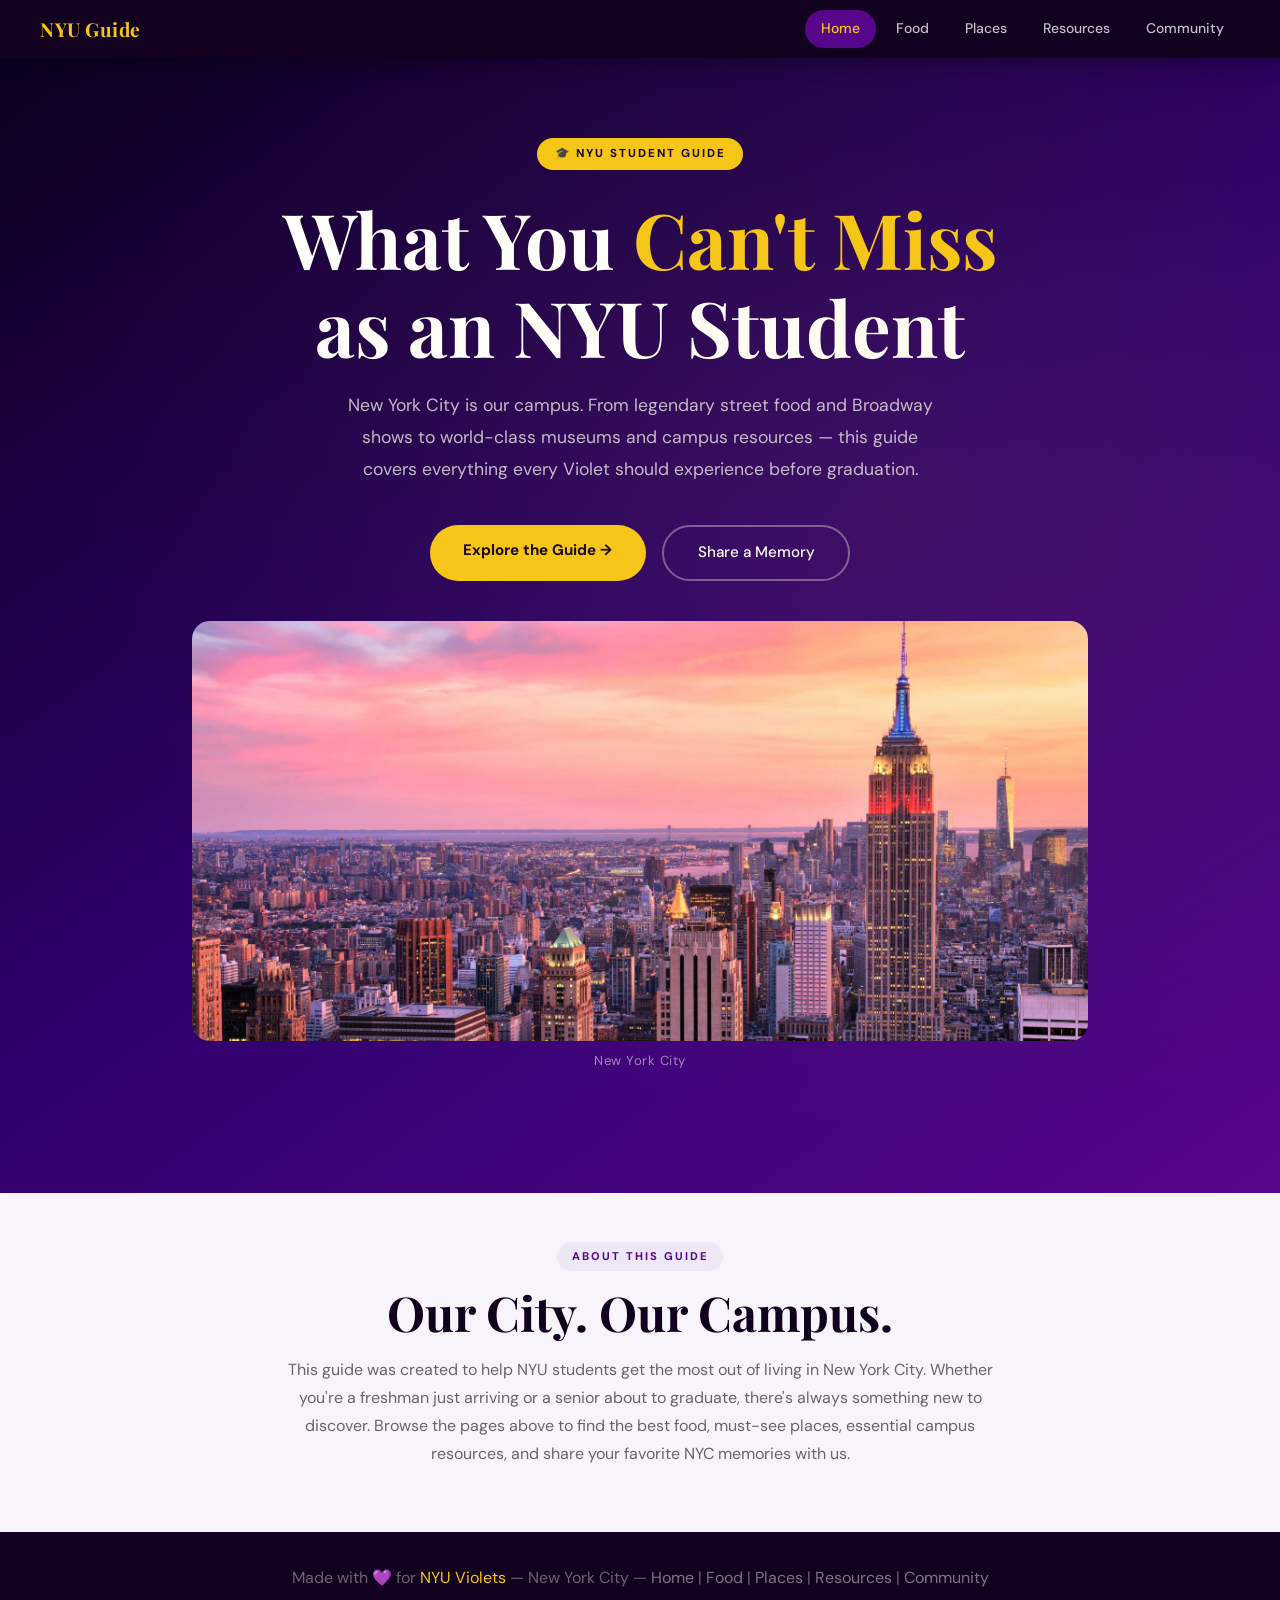
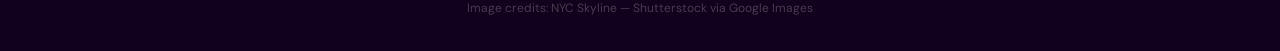
<file: index.html>
<!DOCTYPE html>
<html lang="en">
<head>
  <meta charset="UTF-8" />
  <meta name="viewport" content="width=device-width, initial-scale=1.0" />
  <title>NYU Student Guide — Home</title>
  <link rel="preconnect" href="https://fonts.googleapis.com" />
  <link rel="preconnect" href="https://fonts.gstatic.com" crossorigin />
  <link href="https://fonts.googleapis.com/css2?family=DM+Sans:wght@300;400;500;700&display=swap" rel="stylesheet" />
  <link rel="stylesheet" href="styles.css" />
</head>
<body>

  <nav aria-label="Main navigation">
    <span class="nav-logo">NYU Guide</span>
    <ul>
      <li><a href="index.html">Home</a></li>
      <li><a href="food.html">Food</a></li>
      <li><a href="places.html">Places</a></li>
      <li><a href="resources.html">Resources</a></li>
      <li><a href="community.html">Community</a></li>
    </ul>
  </nav>

  <main id="main-content">

    <header class="hero" role="banner">
      <p class="hero-badge">🎓 NYU Student Guide</p>
      <h1>What You <span>Can't Miss</span><br>as an NYU Student</h1>
      <p class="hero-intro">
        New York City is our campus. From legendary street food and Broadway shows
        to world-class museums and campus resources — this guide covers everything
        every Violet should experience before graduation.
      </p>
      <div class="hero-buttons">
        <a href="food.html"      class="btn-primary">Explore the Guide →</a>
        <a href="community.html" class="btn-secondary">Share a Memory</a>
      </div>

      <figure class="home-hero-photo">
        <img
          src="images/NYC.jpg"
          srcset="images/NYC.jpg 1x, images/NYC@2x.jpg 2x"
          alt="New York City skyline glowing orange and purple at sunset"
          width="960" height="480"
          loading="eager"
        />
        <figcaption>New York City</figcaption>
      </figure>
    </header>

    <section aria-labelledby="about-heading" style="max-width:800px; margin:0 auto; padding:3rem 2rem 4rem; text-align:center;">
      <div class="section-tag">About This Guide</div>
      <h2 id="about-heading">Our City. Our <span>Campus.</span></h2>
      <p style="margin-top:1rem;">
        This guide was created to help NYU students get the most out of living in New York City.
        Whether you're a freshman just arriving or a senior about to graduate, there's always something new to discover. Browse the pages above to find the best food, must-see places, essential campus resources, and share your favorite NYC memories with us.
      </p>
    </section>

  </main>

  <footer>
    <p>Made with 💜 for <span>NYU Violets</span> &mdash; New York City &mdash;
      <a href="index.html">Home</a> |
      <a href="food.html">Food</a> |
      <a href="places.html">Places</a> |
      <a href="resources.html">Resources</a> |
      <a href="community.html">Community</a>
    </p>
  <p style="margin-top:.4rem; font-size:.75rem; opacity:.6;">
    Image credits: NYC Skyline &mdash; Shutterstock via Google Images
  </p>
</footer>

  <script src="script.js"></script>
</body>
</html>
</file>
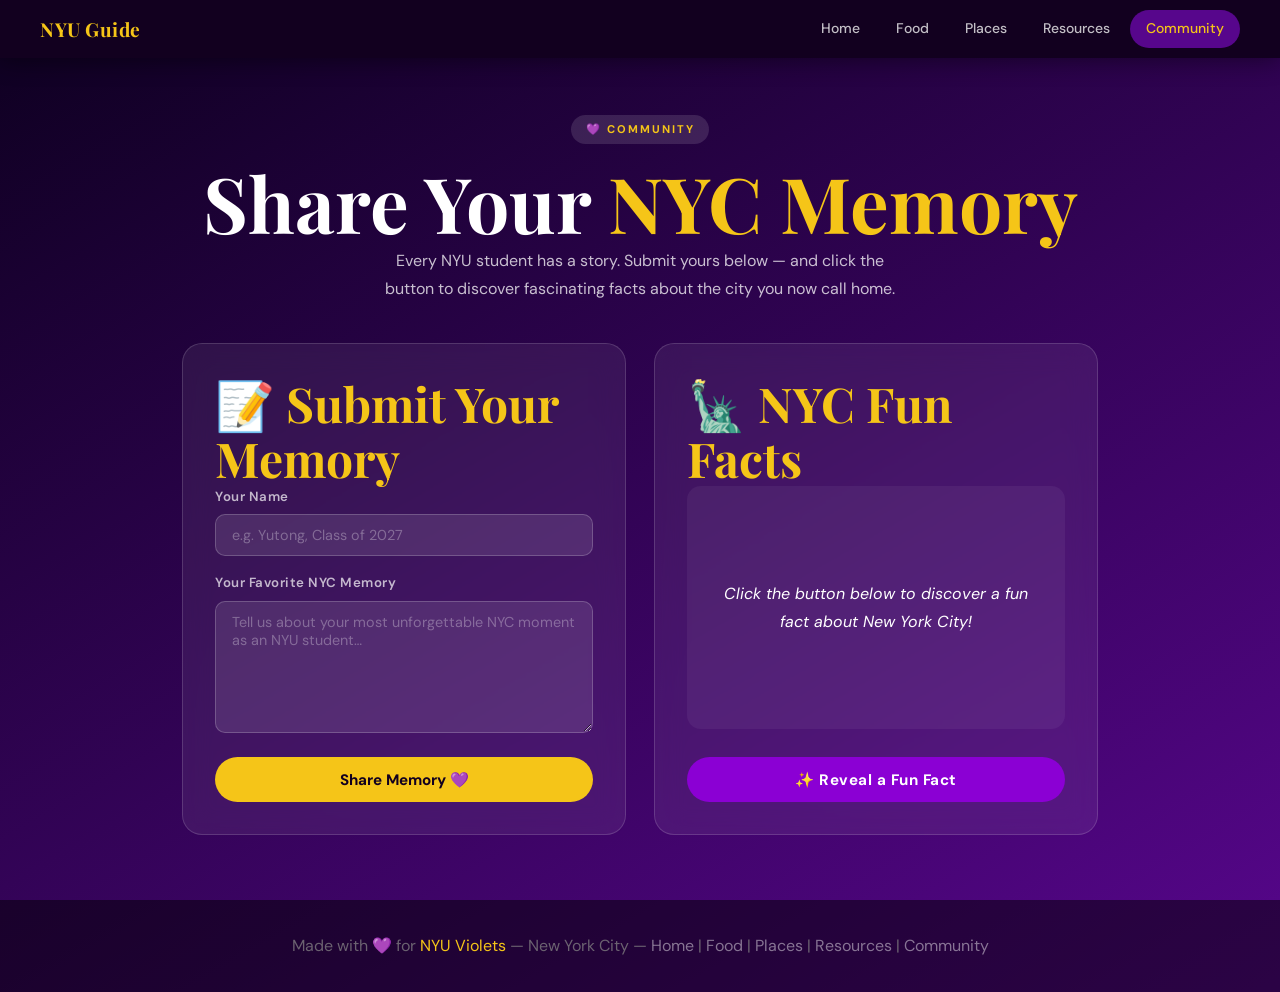
<file: community.html>
<!DOCTYPE html>
<html lang="en">
<head>
  <meta charset="UTF-8" />
  <meta name="viewport" content="width=device-width, initial-scale=1.0" />
  <title>NYU Student Guide — Community</title>
  <link rel="preconnect" href="https://fonts.googleapis.com" />
  <link rel="preconnect" href="https://fonts.gstatic.com" crossorigin />
  <link href="https://fonts.googleapis.com/css2?family=DM+Sans:wght@300;400;500;700&display=swap" rel="stylesheet" />
  <link rel="stylesheet" href="styles.css" />
</head>
<body class="page-community">

  <nav aria-label="Main navigation">
    <span class="nav-logo">NYU Guide</span>
    <ul>
      <li><a href="index.html">Home</a></li>
      <li><a href="food.html">Food</a></li>
      <li><a href="places.html">Places</a></li>
      <li><a href="resources.html">Resources</a></li>
      <li><a href="community.html">Community</a></li>
    </ul>
  </nav>

  <main id="main-content">

    <header class="section-header community-header">
      <div class="section-tag">💜 Community</div>
      <h1>Share Your <span style="color:#f5c518;">NYC Memory</span></h1>
      <p>
        Every NYU student has a story. Submit yours below — and click the button
        to discover fascinating facts about the city you now call home.
      </p>
    </header>

    <section class="community-grid" aria-label="Interactive community tools">

      <!--  Memory Form -->
      <article class="glass-box" aria-labelledby="form-heading">
        <h2 id="form-heading">📝 Submit Your Memory</h2>

        <form
          action="https://formspree.io/f/xgodevaw"
          method="POST"
        >
          <label for="memory-name">Your Name</label>
          <input
            type="text"
            id="memory-name"
            name="name"
            placeholder="e.g. Yutong, Class of 2027"
            maxlength="80"
            autocomplete="given-name"
            required
          />

          <label for="memory-text">Your Favorite NYC Memory</label>
          <textarea
            id="memory-text"
            name="message"
            rows="6"
            placeholder="Tell us about your most unforgettable NYC moment as an NYU student…"
            maxlength="500"
            required
          ></textarea>

          <input type="hidden" name="_next" value="community.html" />

          <button type="submit" class="btn-submit">Share Memory 💜</button>
        </form>
      </article>

      <!-- Fun Facts -->
      <article class="glass-box" aria-labelledby="facts-heading">
        <h2 id="facts-heading">🗽 NYC Fun Facts</h2>

        <div
          id="fact-display"
          role="region"
          aria-live="polite"
          aria-label="NYC fun fact display"
        >
          <p id="fact-text">Click the button below to discover a fun fact about New York City!</p>
        </div>

        <p id="fact-counter" aria-live="polite"></p>

        <button
          id="btn-fact"
          class="btn-fact"
          type="button"
          aria-label="Reveal a new NYC fun fact"
        >
          ✨ Reveal a Fun Fact
        </button>
      </article>

    </section>



  </main>

  <footer style="background:rgba(0,0,0,.5); color:rgba(255,255,255,.3);">
    <p>Made with 💜 for <span>NYU Violets</span> &mdash; New York City &mdash;
      <a href="index.html">Home</a> |
      <a href="food.html">Food</a> |
      <a href="places.html">Places</a> |
      <a href="resources.html">Resources</a> |
      <a href="community.html">Community</a>
    </p>
  </footer>

  <script src="script.js"></script>
</body>
</html>
</file>
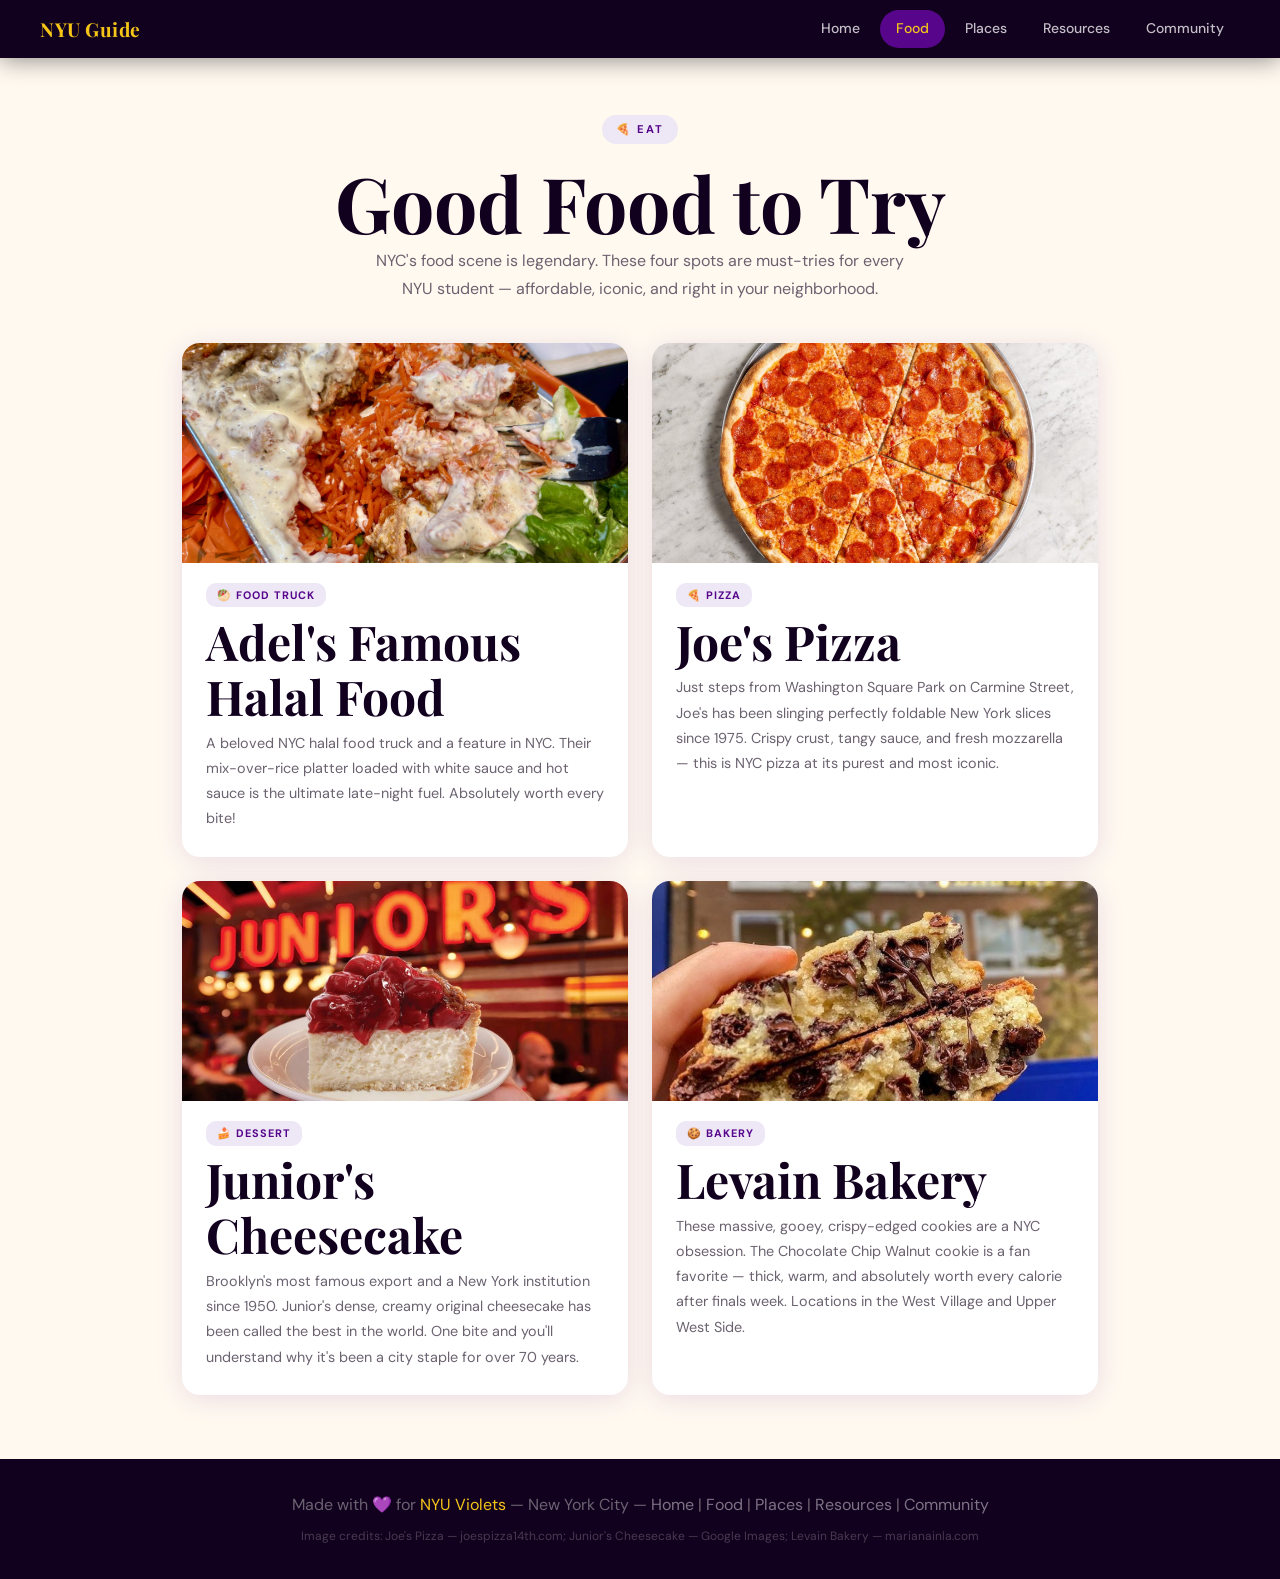
<file: food.html>
<!DOCTYPE html>
<html lang="en">
<head>
  <meta charset="UTF-8" />
  <meta name="viewport" content="width=device-width, initial-scale=1.0" />
  <title>NYU Student Guide — Good Food to Try</title>
  <link rel="preconnect" href="https://fonts.googleapis.com" />
  <link rel="preconnect" href="https://fonts.gstatic.com" crossorigin />
  <link href="https://fonts.googleapis.com/css2?family=DM+Sans:wght@300;400;500;700&display=swap" rel="stylesheet" />
  <link rel="stylesheet" href="styles.css" />
</head>
<body class="page-food">

  <nav aria-label="Main navigation">
    <span class="nav-logo">NYU Guide</span>
    <ul>
      <li><a href="index.html">Home</a></li>
      <li><a href="food.html">Food</a></li>
      <li><a href="places.html">Places</a></li>
      <li><a href="resources.html">Resources</a></li>
      <li><a href="community.html">Community</a></li>
    </ul>
  </nav>

  <main id="main-content">

    <header class="section-header">
      <div class="section-tag">🍕 Eat</div>
      <h1>Good Food to <span>Try</span></h1>
      <p>
        NYC's food scene is legendary. These four spots are must-tries for every
        NYU student — affordable, iconic, and right in your neighborhood.
      </p>
    </header>


    <section class="card-grid" aria-label="Food recommendations">

      <!-- Adel's Famous -->
      <article class="card" id="adels">
        <img
          src="images/FoodTruck.jpg"
          srcset="images/FoodTruck.jpg 1x, images/FoodTruck@2x.jpg 2x"
          alt="Adel's Famous halal food cart on a busy NYC street corner"
          width="640" height="440" loading="eager"
        />
        <div class="card-body">
          <span class="card-tag">🥙 Food Truck</span>
          <h2>Adel's Famous Halal Food</h2>
          <p>
            A beloved NYC halal food truck and a feature in NYC. Their
            mix-over-rice platter loaded with white sauce and hot sauce is the
            ultimate late-night fuel. Absolutely worth every bite!
          </p>
        </div>
      </article>

      <!-- Joe's Pizza -->
      <article class="card" id="pizza">
        <img
          src="images/JoesPizza.jpg"
          srcset="images/JoesPizza.jpg 1x, images/JoesPizza@2x.jpg 2x"
          alt="Exterior of Joe's Pizza on Carmine Street in Greenwich Village"
          width="640" height="440" loading="eager"
        />
        <div class="card-body">
          <span class="card-tag">🍕 Pizza</span>
          <h2>Joe's Pizza</h2>
          <p>
            Just steps from Washington Square Park on Carmine Street, Joe's has been slinging perfectly foldable New York slices since 1975. Crispy crust, tangy sauce, and fresh mozzarella — this is NYC pizza at its purest and most iconic.
          </p>
        </div>
      </article>

      <!-- Junior's Cheesecake -->
      <article class="card" id="cheesecake">
        <img
          src="images/Junior.jpg"
          srcset="images/Junior.jpg 1x, images/Junior@2x.jpg 2x"
          alt="Junior's famous New York cheesecake with a golden crust and cherry topping"
          width="640" height="440" loading="lazy"
        />
        <div class="card-body">
          <span class="card-tag">🍰 Dessert</span>
          <h2>Junior's Cheesecake</h2>
          <p>
            Brooklyn's most famous export and a New York institution since 1950. Junior's
            dense, creamy original cheesecake has been called the best in the world. One bite and you'll understand why it's been a city staple for over 70 years.
          </p>
        </div>
      </article>

      <!-- Levain Cookies -->
      <article class="card" id="cookies">
        <img
          src="images/Levain.jpg"
          srcset="images/Levain.jpg 1x, images/Levain@2x.jpg 2x"
          alt="Large thick Levain Bakery cookies piled on a counter"
          width="640" height="440" loading="lazy"
        />
        <div class="card-body">
          <span class="card-tag">🍪 Bakery</span>
          <h2>Levain Bakery</h2>
          <p>
            These massive, gooey, crispy-edged cookies are a NYC obsession. The Chocolate Chip Walnut cookie is a fan favorite — thick, warm, and absolutely worth every calorie after finals week. Locations in the West Village and Upper West Side.
          </p>
        </div>
      </article>

    </section>

  </main>

  <footer>
    <p>Made with 💜 for <span>NYU Violets</span> &mdash; New York City &mdash;
      <a href="index.html">Home</a> |
      <a href="food.html">Food</a> |
      <a href="places.html">Places</a> |
      <a href="resources.html">Resources</a> |
      <a href="community.html">Community</a>
    </p>
    <p style="margin-top:.4rem; font-size:.75rem; opacity:.6;">
    Image credits: Joe's Pizza &mdash; joespizza14th.com; Junior's Cheesecake &mdash; Google Images; Levain Bakery &mdash; marianainla.com
  </p>
  </footer>

  <script src="script.js"></script>
</body>
</html>
</file>
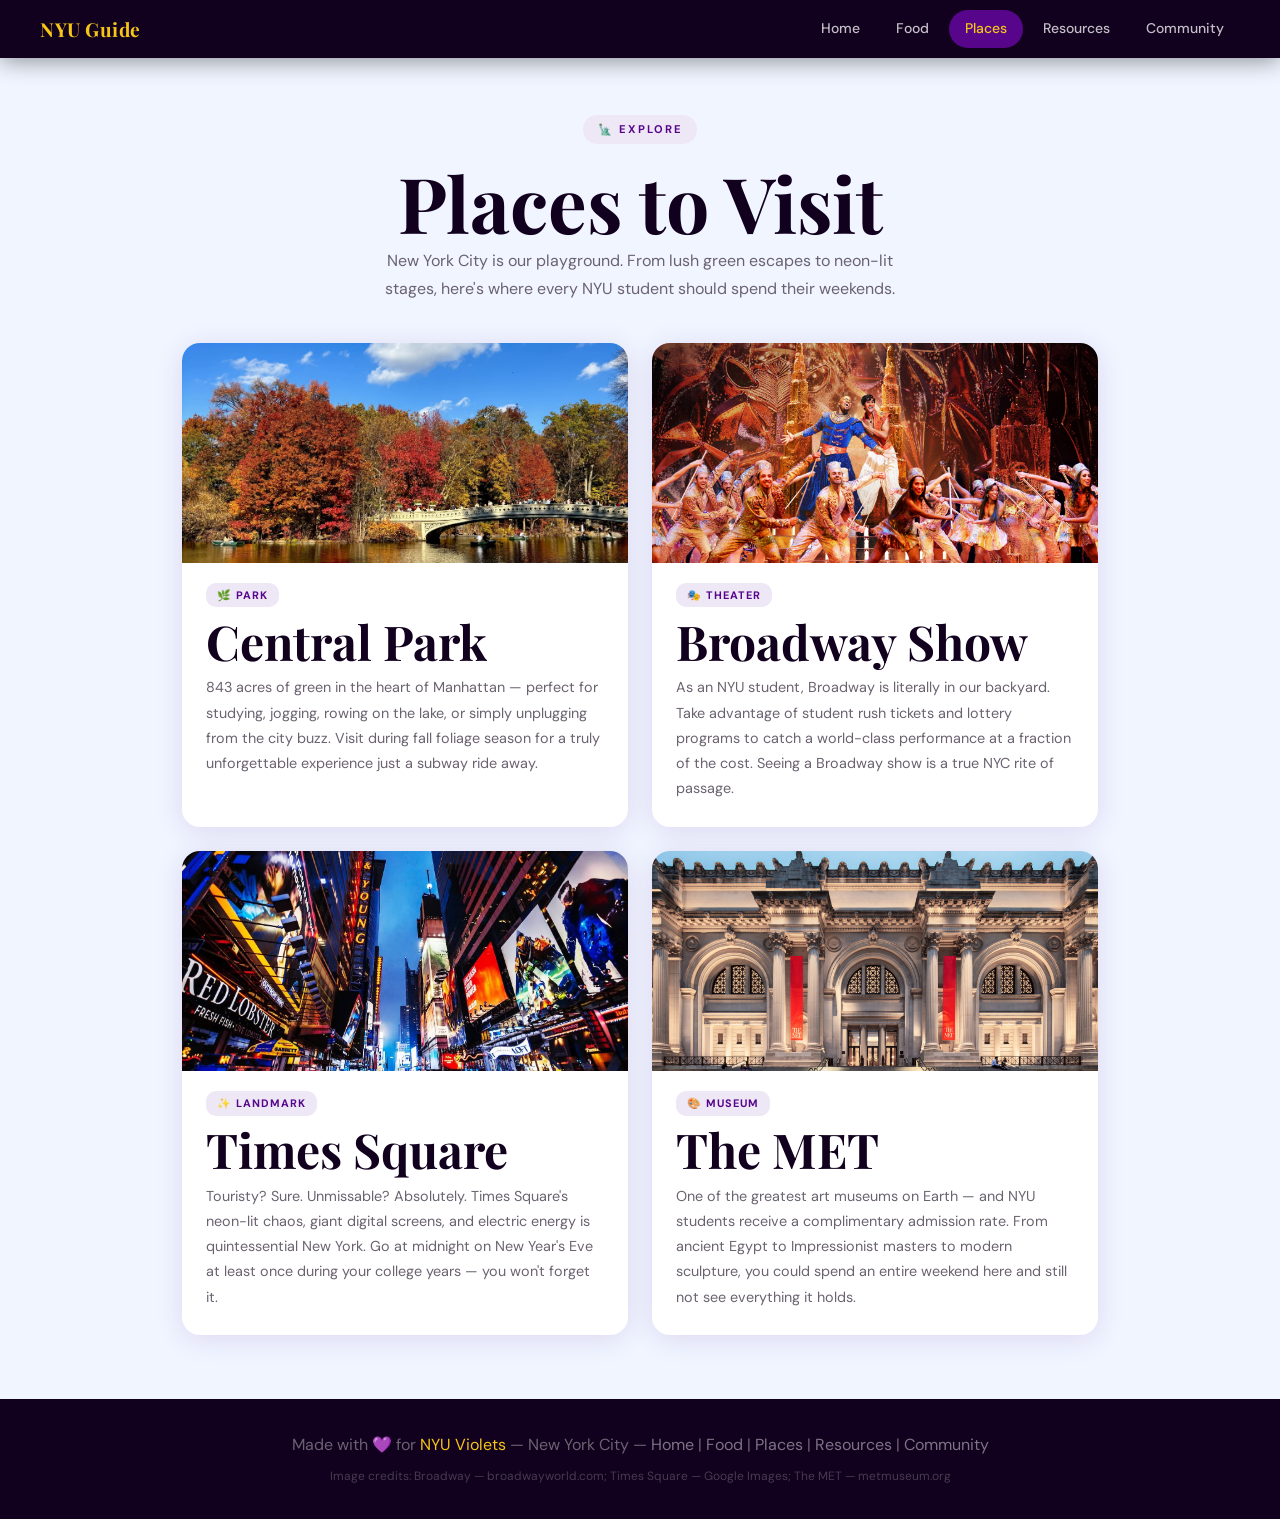
<file: places.html>
<!DOCTYPE html>
<html lang="en">
<head>
  <meta charset="UTF-8" />
  <meta name="viewport" content="width=device-width, initial-scale=1.0" />
  <title>NYU Student Guide — Places to Visit</title>
  <link rel="preconnect" href="https://fonts.googleapis.com" />
  <link rel="preconnect" href="https://fonts.gstatic.com" crossorigin />
  <link href="https://fonts.googleapis.com/css2?family=DM+Sans:wght@300;400;500;700&display=swap" rel="stylesheet" />
  <link rel="stylesheet" href="styles.css" />
</head>
<body class="page-places">

  <nav aria-label="Main navigation">
    <span class="nav-logo">NYU Guide</span>
    <ul>
      <li><a href="index.html">Home</a></li>
      <li><a href="food.html">Food</a></li>
      <li><a href="places.html">Places</a></li>
      <li><a href="resources.html">Resources</a></li>
      <li><a href="community.html">Community</a></li>
    </ul>
  </nav>

  <main id="main-content">

    <header class="section-header">
      <div class="section-tag">🗽 Explore</div>
      <h1>Places to <span>Visit</span></h1>
      <p>
        New York City is our playground. From lush green escapes to neon-lit stages,
        here's where every NYU student should spend their weekends.
      </p>
    </header>

    <section class="card-grid" aria-label="Places to visit">

      <!-- Central Park -->
      <article class="card" id="centralpark">
        <img
          src="images/CentralPark.jpg"
          srcset="images/CentralPark.jpg 1x, images/CentralPark@2x.jpg 2x"
          alt="Aerial view of Central Park surrounded by Manhattan skyscrapers"
          width="640" height="440" loading="eager"
        />
        <div class="card-body">
          <span class="card-tag">🌿 Park</span>
          <h2>Central Park</h2>
          <p>
            843 acres of green in the heart of Manhattan — perfect for studying, jogging,
            rowing on the lake, or simply unplugging from the city buzz. Visit during fall foliage season for a truly unforgettable experience just a subway ride away.
          </p>
        </div>
      </article>

      <!-- Broadway -->
      <article class="card" id="broadway">
        <img
          src="images/Broadway.jpg"
          srcset="images/Broadway.jpg 1x, images/Broadway@2x.jpg 2x"
          alt="Broadway theater marquee lights illuminating the street at night"
          width="640" height="440" loading="eager"
        />
        <div class="card-body">
          <span class="card-tag">🎭 Theater</span>
          <h2>Broadway Show</h2>
          <p>
            As an NYU student, Broadway is literally in our backyard. Take advantage of
            student rush tickets and lottery programs to catch a world-class performance at a fraction of the cost. Seeing a Broadway show is a true NYC rite of passage.
          </p>
        </div>
      </article>

      <!-- Times Square -->
      <article class="card" id="timessquare">
        <img
          src="images/Timesquare.jpg"
          srcset="images/Timesquare.jpg 1x, images/Timesquare@2x.jpg 2x"
          alt="Times Square at night with massive neon billboards and crowds"
          width="640" height="440" loading="lazy"
        />
        <div class="card-body">
          <span class="card-tag">✨ Landmark</span>
          <h2>Times Square</h2>
          <p>
            Touristy? Sure. Unmissable? Absolutely. Times Square's neon-lit chaos, giant
            digital screens, and electric energy is quintessential New York. Go at midnight on New Year's Eve at least once during your college years — you won't forget it.
          </p>
        </div>
      </article>

      <!-- The MET -->
      <article class="card" id="themet">
        <img
          src="images/Met.jpg"
          srcset="images/Met.jpg 1x, images/Met@2x.jpg 2x"
          alt="The Metropolitan Museum of Art"
          width="640" height="440" loading="lazy"
        />
        <div class="card-body">
          <span class="card-tag">🎨 Museum</span>
          <h2>The MET</h2>
          <p>
            One of the greatest art museums on Earth — and NYU students receive a complimentary admission rate. From ancient Egypt to Impressionist masters to modern sculpture, you could spend an entire weekend here and still not see everything it holds.
          </p>
        </div>
      </article>

    </section>

  </main>

  <footer>
    <p>Made with 💜 for <span>NYU Violets</span> &mdash; New York City &mdash;
      <a href="index.html">Home</a> |
      <a href="food.html">Food</a> |
      <a href="places.html">Places</a> |
      <a href="resources.html">Resources</a> |
      <a href="community.html">Community</a>
    </p>
    <p style="margin-top:.4rem; font-size:.75rem; opacity:.6;">
    Image credits: Broadway &mdash; broadwayworld.com; Times Square &mdash; Google Images; The MET &mdash; metmuseum.org
  </p>
  </footer>

  <script src="script.js"></script>
</body>
</html>
</file>
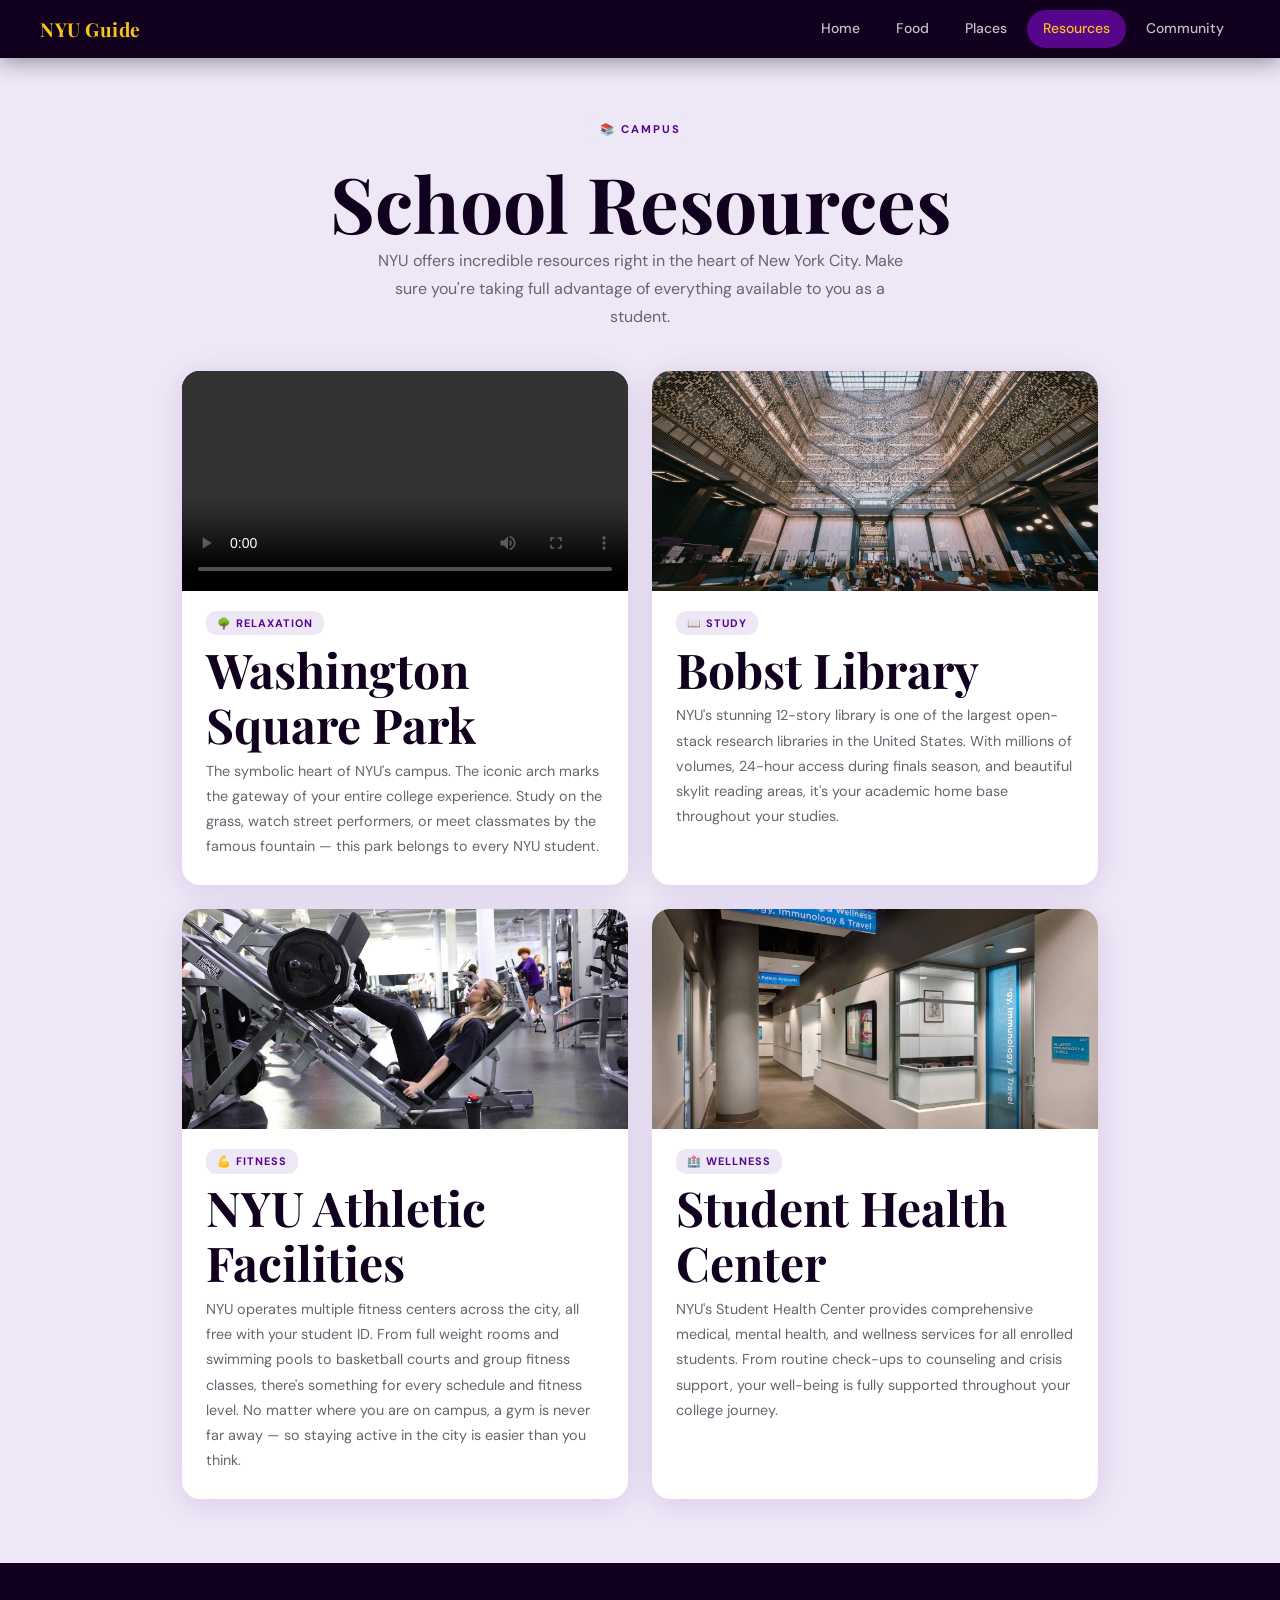
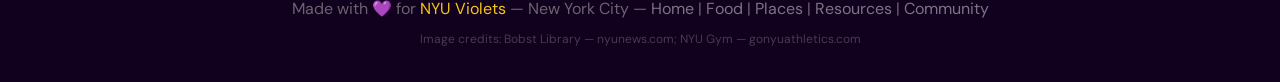
<file: resources.html>
<!DOCTYPE html>
<html lang="en">
<head>
  <meta charset="UTF-8" />
  <meta name="viewport" content="width=device-width, initial-scale=1.0" />
  <title>NYU Student Guide — School Resources</title>
  <link rel="preconnect" href="https://fonts.googleapis.com" />
  <link rel="preconnect" href="https://fonts.gstatic.com" crossorigin />
  <link href="https://fonts.googleapis.com/css2?family=DM+Sans:wght@300;400;500;700&display=swap" rel="stylesheet" />
  <link rel="stylesheet" href="styles.css" />
</head>
<body class="page-resources">

  <nav aria-label="Main navigation">
    <span class="nav-logo">NYU Guide</span>
    <ul>
      <li><a href="index.html">Home</a></li>
      <li><a href="food.html">Food</a></li>
      <li><a href="places.html">Places</a></li>
      <li><a href="resources.html">Resources</a></li>
      <li><a href="community.html">Community</a></li>
    </ul>
  </nav>

  <main id="main-content">

    <header class="section-header">
      <div class="section-tag">📚 Campus</div>
      <h1>School <span>Resources</span></h1>
      <p>
        NYU offers incredible resources right in the heart of New York City.
        Make sure you're taking full advantage of everything available to you as a student.
      </p>
    </header>

    <section class="card-grid" aria-label="School resources">

      <!-- Washington Square Park -->
      <article class="video-card" id="wsp">
        <video
          controls
          preload="metadata"
          width="640"
          height="360"
          aria-label="Video footage at Washington Square Park"
        >
          <source src="images/Piano.mp4" type="video/mp4" />
          <p>Your browser does not support HTML video.
            <a href="images/Piano.mp4">Download the video</a>.
          </p>
        </video>
        <div class="card-body">
          <span class="card-tag">🌳 Relaxation</span>
          <h2>Washington Square Park</h2>
          <p>
            The symbolic heart of NYU's campus. The iconic arch marks the gateway of your
            entire college experience. Study on the grass, watch street performers, or meet classmates by the famous fountain — this park belongs to every NYU student.
          </p>
        </div>
      </article>

      <!-- Bobst Library -->
      <article class="card" id="bobst">
        <img
          src="images/Bobst.jpg"
          srcset="images/Bobst.jpg 1x, images/Bobst@2x.jpg 2x"
          alt="Interior of Elmer Holmes Bobst Library at NYU showing the soaring atrium"
          width="640" height="440" loading="eager"
        />
        <div class="card-body">
          <span class="card-tag">📖 Study</span>
          <h2>Bobst Library</h2>
          <p>
            NYU's stunning 12-story library is one of the largest open-stack research libraries in the United States. With millions of volumes, 24-hour access during finals season, and beautiful skylit reading areas, it's your academic home base throughout your studies.
          </p>
        </div>
      </article>

      <!-- NYU Athletic Facilities -->
      <article class="card" id="gym">
        <img
          src="images/Gym.jpg"
          srcset="images/Gym.jpg 1x, images/Gym@2x.jpg 2x"
          alt="NYU athletic facility gym floor with modern exercise equipment"
          width="640" height="440" loading="lazy"
        />
        <div class="card-body">
          <span class="card-tag">💪 Fitness</span>
          <h2>NYU Athletic Facilities</h2>
          <p>
            NYU operates multiple fitness centers across the city, all free with your student ID.
            From full weight rooms and swimming pools to basketball courts and group fitness classes, there's something for every schedule and fitness level. No matter where you are on campus, a gym is never far away — so staying active in the city is easier than you think.
          </p>
        </div>
      </article>

      <!-- Health Center -->
      <article class="card" id="health">
        <img
          src="images/health.jpg"
          srcset="images/health.jpg 1x, images/health@2x.jpg 2x"
          alt="NYU student health center bright and welcoming interior corridor"
          width="640" height="440" loading="lazy"
        />
        <div class="card-body">
          <span class="card-tag">🏥 Wellness</span>
          <h2>Student Health Center</h2>
          <p>
            NYU's Student Health Center provides comprehensive medical, mental health, and wellness services for all enrolled students. From routine check-ups to counseling and crisis support, your well-being is fully supported throughout your college journey.
          </p>
        </div>
      </article>

    </section>

  </main>

  <footer>
    <p>Made with 💜 for <span>NYU Violets</span> &mdash; New York City &mdash;
      <a href="index.html">Home</a> |
      <a href="food.html">Food</a> |
      <a href="places.html">Places</a> |
      <a href="resources.html">Resources</a> |
      <a href="community.html">Community</a>
    </p>
    <p style="margin-top:.4rem; font-size:.75rem; opacity:.6;">
    Image credits: Bobst Library &mdash; nyunews.com; NYU Gym &mdash; gonyuathletics.com
  </p>
  </footer>

  <script src="script.js"></script>
</body>
</html>
</file>
<file: styles.css>
@font-face {
  font-family: "PlayFairDisplay";
  src: url(Fonts/PlayfairDisplay-VariableFont_wght.ttf);
  font-weight: 700;
  font-style: normal;
  font-display: swap;
}

/* ── CSS Variables ── */
:root {
  --purple:       #57068c;
  --violet:       #8b00d4;
  --dark:         #12001f;
  --accent:       #f5c518;
  --accent2:      #ff6b35;
  --white:        #ffffff;
  --silver:       #f7f5fb;
  --light-purple: #ede7f6;
  --text:         #2b2225;
  --muted:        #6b6270;
  --card-shadow:  0 4px 28px rgba(87,6,140,.12);
  --card-hover:   0 14px 44px rgba(87,6,140,.22);
  --radius-lg:    18px;
  --radius-sm:    10px;
  --nav-h:        58px;
}

*, *::before, *::after { margin: 0; padding: 0; box-sizing: border-box; }

html { scroll-behavior: smooth; }

body {
  font-family: 'DM Sans', 'Segoe UI', sans-serif;
  font-size: 1rem;
  line-height: 1.7;
  color: var(--text);
  background: var(--silver);
}

img { max-width: 100%; height: auto; display: block; }

a         { color: var(--purple);  text-decoration: none; }
a:visited { color: var(--violet); }
a:hover   { color: var(--accent2); text-decoration: underline; }
a:active  { color: var(--accent); }

h1, h2, h3, h4 {
  font-family: "PlayFairDisplay", Georgia, serif;
  line-height: 1.15;
  color: var(--dark);
}

h1 { font-size: clamp(3rem, 6vw, 5rem); }
h2 { font-size: clamp(1.7rem, 4vw, 3rem); }
h3 { font-size: clamp(1.2rem, 2.5vw, 1.6rem); }
h4 { font-size: 1.05rem; }

p  { font-size: 1rem; color: var(--muted); line-height: 1.75; }

/* ── NAVIGATION ── */
nav {
  position: fixed;
  top: 0; left: 0; right: 0;
  z-index: 1000;
  height: var(--nav-h);
  background: var(--dark);
  display: flex;
  align-items: center;
  justify-content: space-between;
  padding: 0 2.5rem;
  box-shadow: 0 2px 24px rgba(0,0,0,.45);
}

nav .nav-logo {
  font-family: "PlayFairDisplay", Georgia, serif;
  font-size: 1.2rem;
  color: var(--accent);
  font-weight: 700;
  letter-spacing: .5px;
  flex-shrink: 0;
}

nav ul {
  list-style: none;
  display: flex;
  gap: .25rem;
  flex-wrap: wrap;
}

nav ul li a {
  display: block;
  padding: .42rem 1rem;
  color: rgba(255,255,255,.75);
  font-size: .875rem;
  font-weight: 500;
  border-radius: 20px;
  transition: background .2s, color .2s;
  text-decoration: none;
}

nav ul li a:visited { color: rgba(255,255,255,.75); }
nav ul li a:hover   { background: rgba(255,255,255,.12); color: var(--accent); text-decoration: none; }
nav ul li a:active  { background: rgba(255,255,255,.2);  color: var(--accent); }
nav ul li a.active  { background: var(--purple); color: var(--accent); }

/* ── MAIN PAGE WRAPPER ── */
main {
  padding-top: var(--nav-h);
  min-height: 100vh;
}

/* ── HERO ── */
.hero {
  background: linear-gradient(145deg, #0d001f 0%, #2d006b 50%, #57068c 100%);
  padding: 5rem 2rem 4rem;
  text-align: center;
  position: relative;
  overflow: hidden;
}

.hero::before {
  content: '';
  position: absolute;
  inset: 0;
  background: radial-gradient(ellipse at 70% 40%, rgba(245,197,24,.08) 0%, transparent 65%);
  pointer-events: none;
}

.hero-badge {
  display: inline-block;
  background: var(--accent);
  color: var(--dark);
  font-size: .72rem;
  font-weight: 700;
  letter-spacing: 2px;
  text-transform: uppercase;
  padding: .35rem 1.1rem;
  border-radius: 20px;
  margin-bottom: 1.5rem;
}

.hero h1 { color: var(--white); margin-bottom: 1.25rem;}
.hero h1 span { color: var(--accent); }

.hero-intro {
  font-size: 1.1rem;
  color: rgba(255,255,255,.72);
  max-width: 600px;
  margin: 0 auto 2.5rem;
  line-height: 1.8;
}

.hero-buttons {
  display: flex;
  gap: 1rem;
  justify-content: center;
  flex-wrap: wrap;
}

/* ── Buttons ── */
.btn-primary {
  display: inline-block;
  background: var(--accent);
  color: var(--dark);
  font-weight: 700;
  font-size: .95rem;
  padding: .8rem 2.1rem;
  border-radius: 30px;
  border: none;
  cursor: pointer;
  transition: transform .2s, box-shadow .2s;
  text-decoration: none;
}

.btn-primary:visited { color: var(--dark); }
.btn-primary:hover   { transform: translateY(-2px); box-shadow: 0 8px 26px rgba(245,197,24,.45); color: var(--dark); text-decoration: none; }
.btn-primary:active  { transform: translateY(0); }

.btn-secondary {
  display: inline-block;
  background: transparent;
  color: var(--white);
  font-weight: 500;
  font-size: .95rem;
  padding: .8rem 2.1rem;
  border-radius: 30px;
  border: 2px solid rgba(255,255,255,.35);
  cursor: pointer;
  transition: border-color .2s, color .2s;
  text-decoration: none;
}

.btn-secondary:visited { color: var(--white); }
.btn-secondary:hover   { border-color: var(--accent); color: var(--accent); text-decoration: none; }

/* ── Home single hero photo ── */
.home-hero-photo {
  margin: 2.5rem auto 0;
  max-width: 960px;
  padding: 0 2rem 3.5rem;
}

.home-hero-photo img {
  width: 100%;
  height: 420px;
  object-fit: cover;
  border-radius: var(--radius-lg);
  display: block;
}

.home-hero-photo figcaption {
  text-align: center;
  font-size: .82rem;
  color: rgba(255,255,255,.5);
  margin-top: .6rem;
  letter-spacing: .5px;
}

/* ── SECTION HEADER ── */
.section-header {
  text-align: center;
  padding: 3.5rem 2rem 2.5rem;
}

.section-tag {
  display: inline-block;
  background: var(--light-purple);
  color: var(--purple);
  font-size: .7rem;
  font-weight: 700;
  letter-spacing: 2px;
  text-transform: uppercase;
  padding: .3rem .9rem;
  border-radius: 20px;
  margin-bottom: .9rem;
}

.section-header h2 { margin-bottom: .7rem; }
.section-header h2 span { color: var(--purple); }
.section-header p  { max-width: 530px; margin: 0 auto; }

/* ── CARD GRID ── */
.card-grid {
  display: grid;
  grid-template-columns: repeat(2, 1fr);
  gap: 24px;
  max-width: 980px;
  margin: 0 auto;
  padding: 0 2rem 4rem;
}

.card {
  background: var(--white);
  border-radius: var(--radius-lg);
  overflow: hidden;
  box-shadow: var(--card-shadow);
  transition: transform .3s, box-shadow .3s;
  display: flex;
  flex-direction: column;
}

.card:hover {
  transform: translateY(-6px);
  box-shadow: var(--card-hover);
}

.card img {
  width: 100%;
  height: 220px;
  object-fit: cover;
}

.card-body {
  padding: 1.25rem 1.5rem 1.6rem;
  flex: 1;
  display: flex;
  flex-direction: column;
  gap: .4rem;
}

.card-tag {
  display: inline-block;
  background: var(--light-purple);
  color: var(--purple);
  font-size: .68rem;
  font-weight: 700;
  letter-spacing: 1px;
  text-transform: uppercase;
  padding: .2rem .7rem;
  border-radius: 10px;
  width: fit-content;
}

.card-body h2 { color: var(--dark); }
.card-body p  { font-size: .9rem; }

/* ── Video card ── */
.video-card {
  background: var(--white);
  border-radius: var(--radius-lg);
  overflow: hidden;
  box-shadow: var(--card-shadow);
  transition: transform .3s, box-shadow .3s;
  display: flex;
  flex-direction: column;
}

.video-card:hover {
  transform: translateY(-6px);
  box-shadow: var(--card-hover);
}

.video-card video {
  width: 100%;
  height: 220px;
  display: block;
  object-fit: cover;
  background: #000;
}

.video-card .card-body {
  padding: 1.25rem 1.5rem 1.6rem;
  flex: 1;
  display: flex;
  flex-direction: column;
  gap: .4rem;
}

/* ── PAGE BACKGROUNDS ── */
.page-food      { background: #fff9f0; }
.page-places    { background: #f0f5ff; }
.page-resources { background: var(--light-purple); }
.page-community { background: linear-gradient(150deg, #0d001f 0%, #57068c 100%); }

/* ── COMMUNITY PAGE ── */
.community-header .section-tag { background: rgba(255,255,255,.12); color: var(--accent); }
.community-header h1 { color: var(--white); }
.community-header p  { color: rgba(255,255,255,.75); }

.page-community h1,
.page-community h2,
.page-community h3,
.page-community h4 { color: var(--white); }

.glass-box h2,
.glass-box h3 { color: var(--accent); }

.community-grid {
  display: grid;
  grid-template-columns: 1fr 1fr;
  gap: 28px;
  max-width: 980px;
  margin: 0 auto;
  padding: 0 2rem 4rem;
}

/* ── Glass boxes ── */
.glass-box {
  background: rgba(255,255,255,.07);
  border: 1px solid rgba(255,255,255,.15);
  border-radius: 20px;
  padding: 2rem;
  backdrop-filter: blur(14px);
  display: flex;
  flex-direction: column;
}

/* ── Form elements inside glass box ── */
.glass-box label {
  display: block;
  color: rgba(255,255,255,.7);
  font-size: .83rem;
  font-weight: 600;
  letter-spacing: .5px;
  margin-bottom: .35rem;
}

.glass-box input,
.glass-box textarea {
  width: 100%;
  background: rgba(255,255,255,.1);
  border: 1px solid rgba(255,255,255,.2);
  border-radius: var(--radius-sm);
  color: var(--white);
  font-family: 'DM Sans', sans-serif;
  font-size: .9rem;
  padding: .7rem 1rem;
  margin-bottom: 1rem;
  outline: none;
  transition: border-color .2s, box-shadow .2s;
  resize: vertical;
}

.glass-box input::placeholder,
.glass-box textarea::placeholder { color: rgba(255,255,255,.3); }

.glass-box input:focus,
.glass-box textarea:focus {
  border-color: var(--accent);
  box-shadow: 0 0 0 3px rgba(245,197,24,.15);
}

.btn-submit {
  background: var(--accent);
  color: var(--dark);
  border: none;
  padding: .78rem 1.75rem;
  border-radius: 30px;
  font-size: .95rem;
  font-weight: 700;
  cursor: pointer;
  width: 100%;
  transition: transform .2s, box-shadow .2s;
  font-family: 'DM Sans', sans-serif;
}

.btn-submit:hover { transform: translateY(-2px); box-shadow: 0 8px 26px rgba(245,197,24,.4); }

/* ── Fun facts box ── */
#fact-display {
  flex: 1;
  display: flex;
  align-items: center;
  justify-content: center;
  background: rgba(255,255,255,.05);
  border-radius: 14px;
  padding: 1.5rem;
  min-height: 130px;
  margin-bottom: 1rem;
  text-align: center;
  transition: opacity .3s, transform .3s;
}

#fact-text {
  color: var(--white);
  font-size: 1rem;
  line-height: 1.75;
  font-style: italic;
}

#fact-counter {
  color: rgba(255,255,255,.3);
  font-size: .78rem;
  text-align: right;
  margin-bottom: .75rem;
}

.btn-fact {
  background: var(--violet);
  color: var(--white);
  border: none;
  padding: .78rem 1.75rem;
  border-radius: 30px;
  font-size: .95rem;
  font-weight: 700;
  cursor: pointer;
  width: 100%;
  transition: background .2s, transform .2s;
  font-family: 'DM Sans', sans-serif;
  letter-spacing: .5px;
}

.btn-fact:hover { background: #a030f8; transform: translateY(-2px); }

/* ── FOOTER ── */
footer {
  background: var(--dark);
  color: rgba(255,255,255,.3);
  text-align: center;
  padding: 2rem;
  font-size: .82rem;
}

footer span { color: var(--accent); }

footer a         { color: rgba(255,255,255,.45); }
footer a:visited { color: rgba(255,255,255,.45); }
footer a:hover   { color: var(--accent); text-decoration: none; }

/* ── @MEDIA QUERIES ── */

@media (max-width: 768px) {
  :root { --nav-h: 52px; }

  nav { padding: 0 1.25rem; }
  nav .nav-logo { font-size: 1rem; }
  nav ul { gap: 0; }
  nav ul li a { padding: .35rem .4rem; font-size: .68rem; }

  h1 { font-size: 2rem; }
  h2 { font-size: 1.6rem; }

  .hero { padding: 3.5rem 1.5rem 3rem; }
  .hero-buttons { flex-direction: column; align-items: center; }

  .card-grid,
  .community-grid { grid-template-columns: 1fr; }

  .glass-box { padding: 1.5rem; }

  .home-hero-photo img { height: 240px; }
}
</file>
